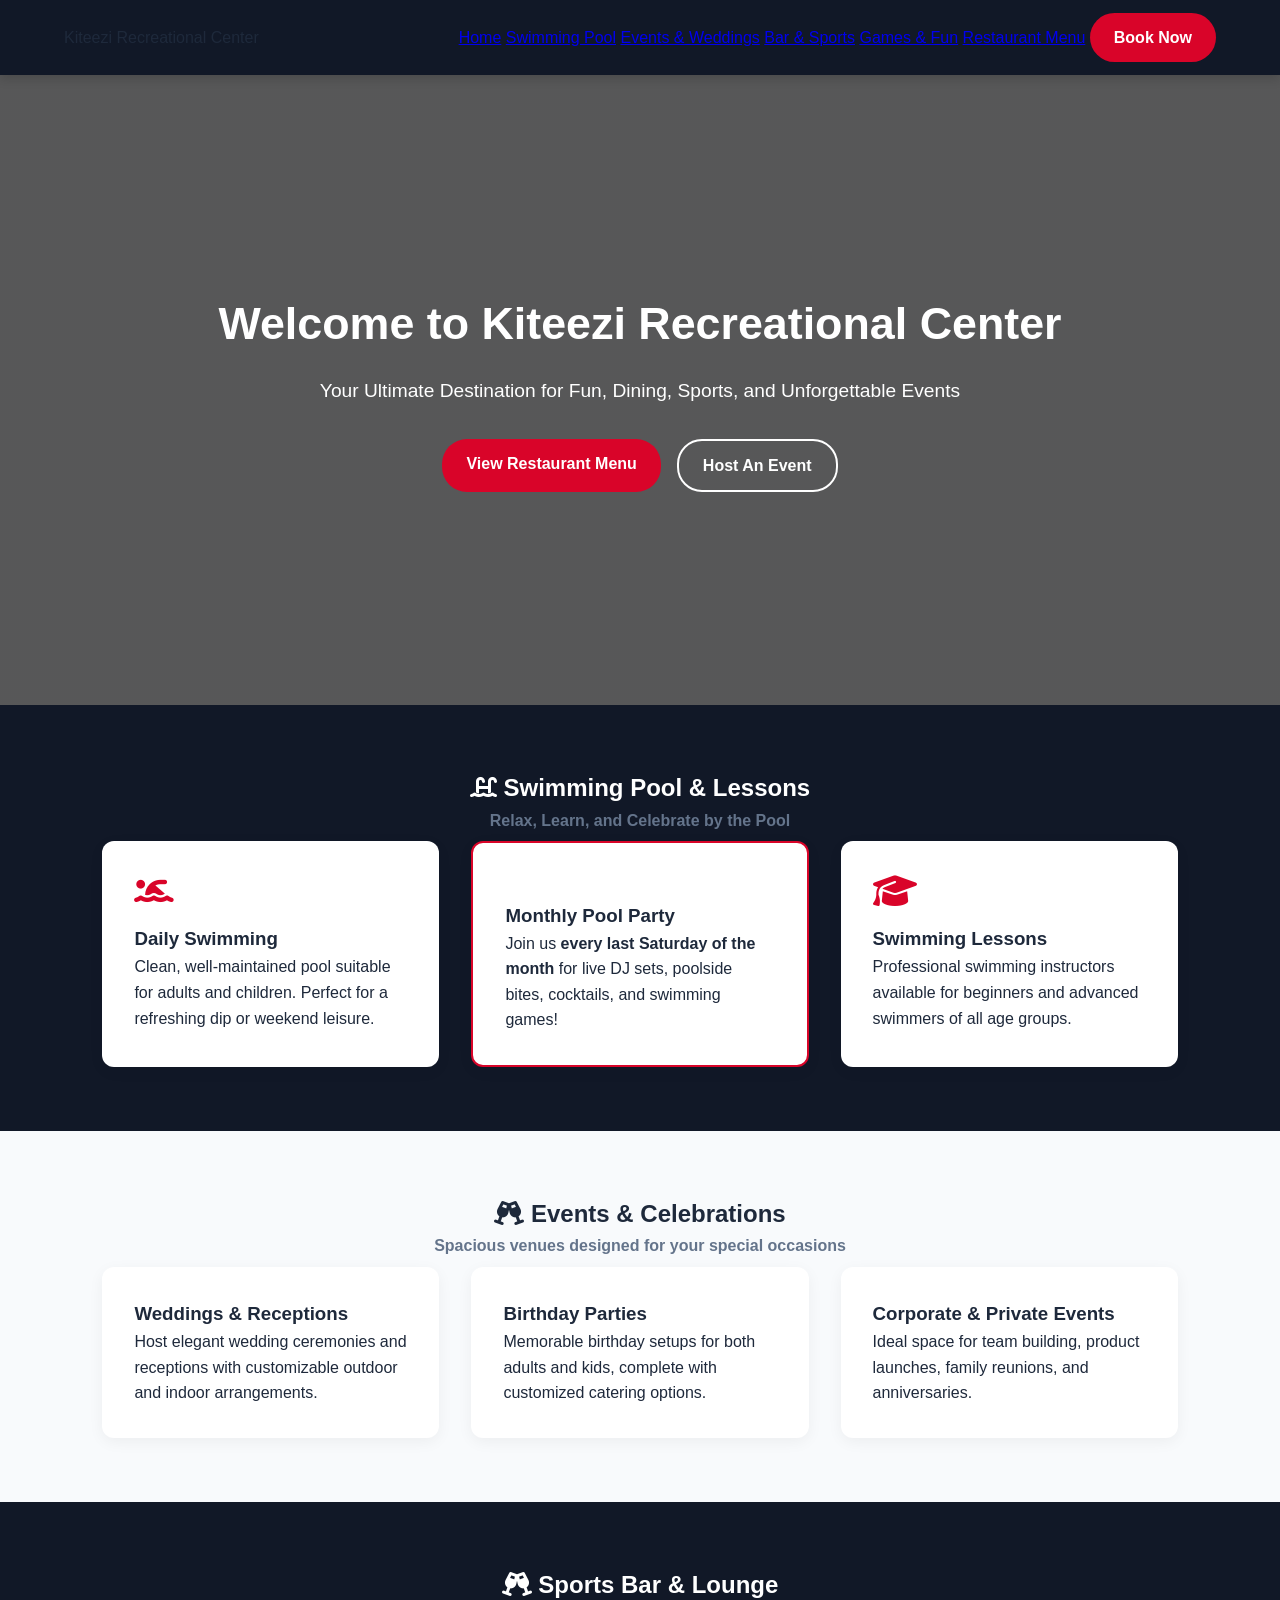
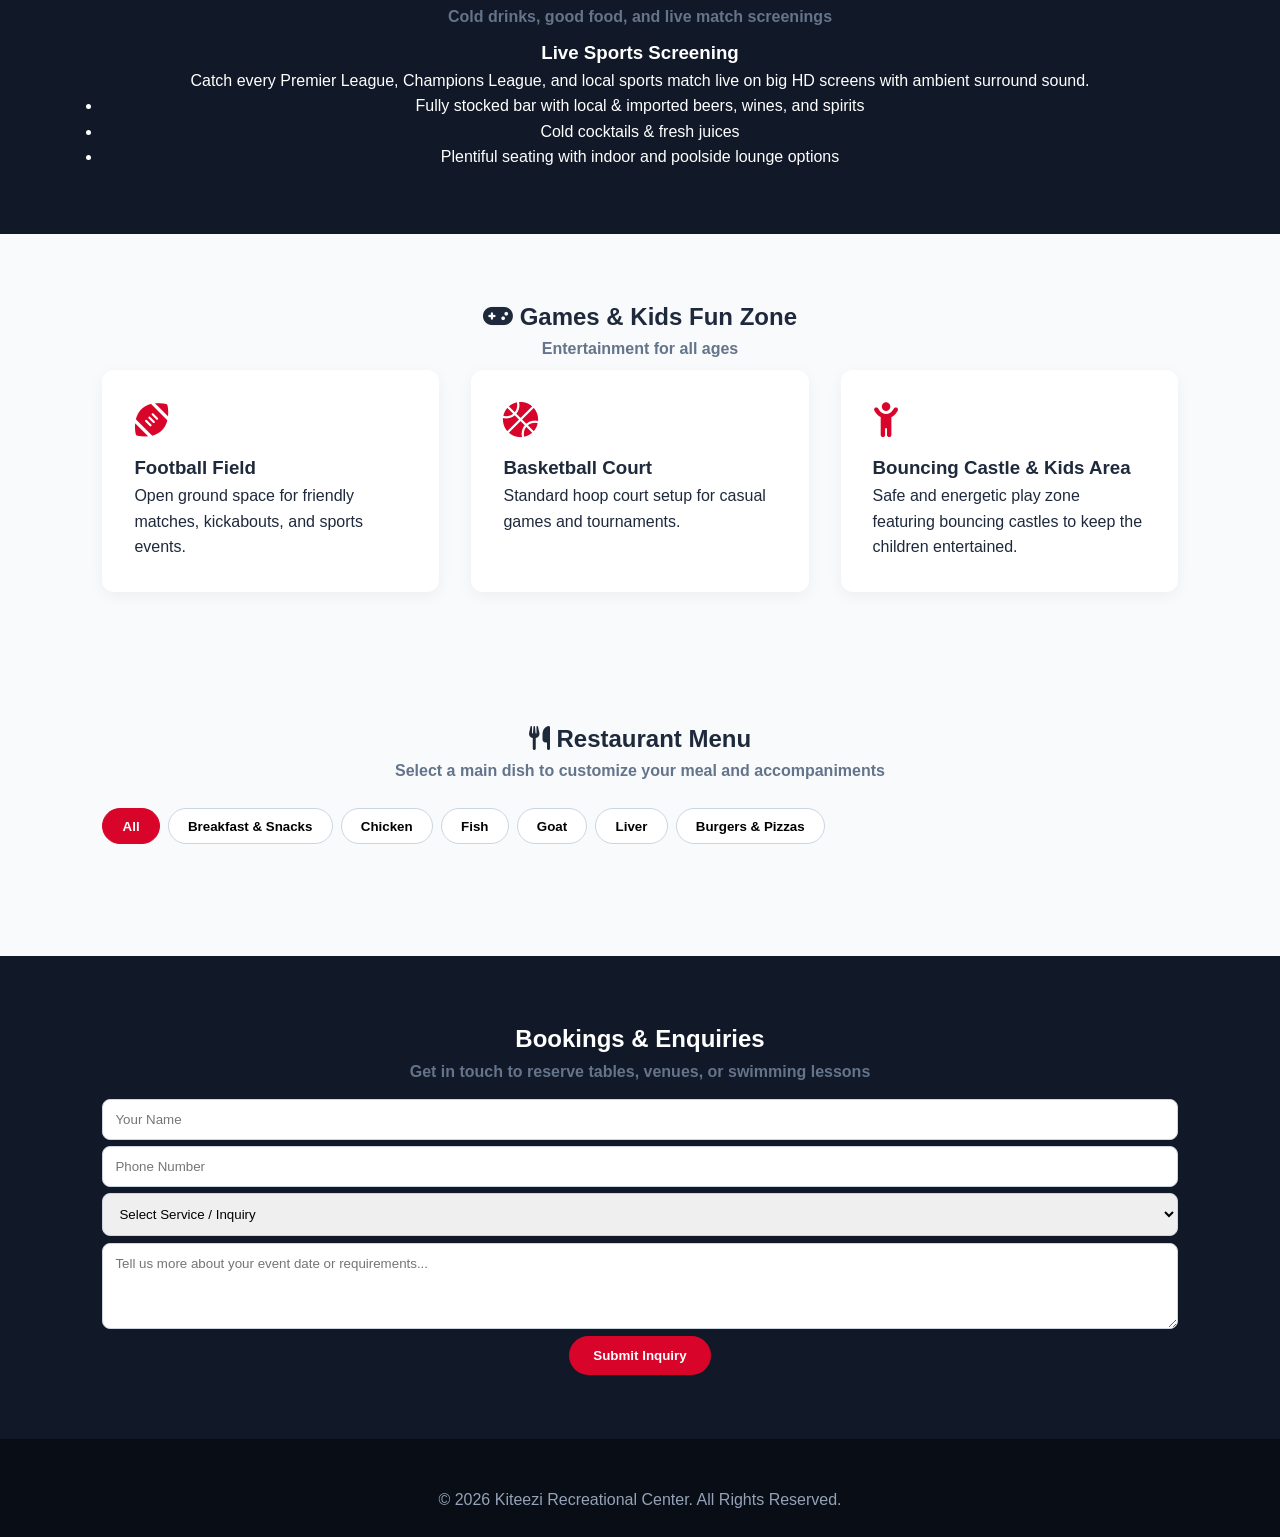
<file: Index.html>
<!DOCTYPE html>
<html lang="en">
<head>
  <meta charset="UTF-8">
  <meta name="viewport" content="width=device-width, initial-scale=1.0">
  <title>Kiteezi Recreational Center</title>
  <link rel="stylesheet" href="style.css">
  <link rel="stylesheet" href="https://cdnjs.cloudflare.com/ajax/libs/font-awesome/6.4.0/css/all.min.css">
</head>
<body>

  <!-- HEADER -->
  <header class="navbar">
    <div class="logo">Kiteezi <span>Recreational Center</span></div>
    <nav>
      <a href="#hero">Home</a>
      <a href="#swimming">Swimming Pool</a>
      <a href="#events">Events & Weddings</a>
      <a href="#bar">Bar & Sports</a>
      <a href="#games">Games & Fun</a>
      <a href="#restaurant">Restaurant Menu</a>
      <a href="#contact" class="btn-primary">Book Now</a>
    </nav>
  </header>

  <!-- HERO SECTION -->
  <section id="hero" class="hero">
    <div class="hero-overlay">
      <h1>Welcome to Kiteezi Recreational Center</h1>
      <p>Your Ultimate Destination for Fun, Dining, Sports, and Unforgettable Events</p>
      <div class="hero-buttons">
        <a href="#restaurant" class="btn-primary">View Restaurant Menu</a>
        <a href="#events" class="btn-secondary">Host An Event</a>
      </div>
    </div>
  </section>

  <!-- SWIMMING POOL SECTION -->
  <section id="swimming" class="section dark-bg">
    <div class="container">
      <h2><i class="fa-solid fa-water-ladder"></i> Swimming Pool & Lessons</h2>
      <p class="subtitle">Relax, Learn, and Celebrate by the Pool</p>
      <div class="cards-grid">
        <div class="card">
          <i class="fa-solid fa-person-swimming icon"></i>
          <h3>Daily Swimming</h3>
          <p>Clean, well-maintained pool suitable for adults and children. Perfect for a refreshing dip or weekend leisure.</p>
        </div>
        <div class="card highlight">
          <i class="fa-solid fa-calendar-star icon"></i>
          <h3>Monthly Pool Party</h3>
          <p>Join us <strong>every last Saturday of the month</strong> for live DJ sets, poolside bites, cocktails, and swimming games!</p>
        </div>
        <div class="card">
          <i class="fa-solid fa-graduation-cap icon"></i>
          <h3>Swimming Lessons</h3>
          <p>Professional swimming instructors available for beginners and advanced swimmers of all age groups.</p>
        </div>
      </div>
    </div>
  </section>

  <!-- EVENTS & WEDDINGS -->
  <section id="events" class="section">
    <div class="container">
      <h2><i class="fa-solid fa-champagne-glasses"></i> Events & Celebrations</h2>
      <p class="subtitle">Spacious venues designed for your special occasions</p>
      <div class="cards-grid">
        <div class="card">
          <h3>Weddings & Receptions</h3>
          <p>Host elegant wedding ceremonies and receptions with customizable outdoor and indoor arrangements.</p>
        </div>
        <div class="card">
          <h3>Birthday Parties</h3>
          <p>Memorable birthday setups for both adults and kids, complete with customized catering options.</p>
        </div>
        <div class="card">
          <h3>Corporate & Private Events</h3>
          <p>Ideal space for team building, product launches, family reunions, and anniversaries.</p>
        </div>
      </div>
    </div>
  </section>

  <!-- BAR & SPORTS -->
  <section id="bar" class="section dark-bg">
    <div class="container">
      <h2><i class="fa-solid fa-glass-cheers"></i> Sports Bar & Lounge</h2>
      <p class="subtitle">Cold drinks, good food, and live match screenings</p>
      <div class="bar-content">
        <div class="bar-text">
          <h3>Live Sports Screening</h3>
          <p>Catch every Premier League, Champions League, and local sports match live on big HD screens with ambient surround sound.</p>
          <ul class="check-list">
            <li>Fully stocked bar with local & imported beers, wines, and spirits</li>
            <li>Cold cocktails & fresh juices</li>
            <li>Plentiful seating with indoor and poolside lounge options</li>
          </ul>
        </div>
      </div>
    </div>
  </section>

  <!-- GAMES & ACTIVITIES -->
  <section id="games" class="section">
    <div class="container">
      <h2><i class="fa-solid fa-gamepad"></i> Games & Kids Fun Zone</h2>
      <p class="subtitle">Entertainment for all ages</p>
      <div class="cards-grid">
        <div class="card">
          <i class="fa-solid fa-football icon"></i>
          <h3>Football Field</h3>
          <p>Open ground space for friendly matches, kickabouts, and sports events.</p>
        </div>
        <div class="card">
          <i class="fa-solid fa-basketball icon"></i>
          <h3>Basketball Court</h3>
          <p>Standard hoop court setup for casual games and tournaments.</p>
        </div>
        <div class="card">
          <i class="fa-solid fa-child-reaching icon"></i>
          <h3>Bouncing Castle & Kids Area</h3>
          <p>Safe and energetic play zone featuring bouncing castles to keep the children entertained.</p>
        </div>
      </div>
    </div>
  </section>

  <!-- RESTAURANT MENU SECTION -->
  <section id="restaurant" class="section menu-section">
    <div class="container">
      <h2><i class="fa-solid fa-utensils"></i> Restaurant Menu</h2>
      <p class="subtitle">Select a main dish to customize your meal and accompaniments</p>

      <!-- Sticky Filter Bar -->
      <div class="menu-tabs">
        <button class="tab-btn active" onclick="filterMenu('all')">All</button>
        <button class="tab-btn" onclick="filterMenu('breakfast')">Breakfast & Snacks</button>
        <button class="tab-btn" onclick="filterMenu('chicken')">Chicken</button>
        <button class="tab-btn" onclick="filterMenu('fish')">Fish</button>
        <button class="tab-btn" onclick="filterMenu('goat')">Goat</button>
        <button class="tab-btn" onclick="filterMenu('liver')">Liver</button>
        <button class="tab-btn" onclick="filterMenu('burgers-pizza')">Burgers & Pizzas</button>
      </div>

      <!-- Food Items Grid -->
      <div class="menu-grid" id="menu-grid">
        <!-- JS will dynamically populate items -->
      </div>
    </div>
  </section>

  <!-- MODAL FOR ORDER CUSTOMIZATION -->
  <div id="item-modal" class="modal">
    <div class="modal-content">
      <span class="close-btn" onclick="closeModal()">&times;</span>
      <h3 id="modal-title">Item Name</h3>
      <p id="modal-price" class="modal-price"></p>
      
      <div class="modal-body">
        <h4>1. Choose Preparation / Style:</h4>
        <div id="modal-prep-options" class="option-group"></div>

        <h4>2. Choose Accompaniment:</h4>
        <div id="modal-sides-options" class="option-group"></div>

        <h4>3. Special Instructions:</h4>
        <textarea id="modal-notes" placeholder="e.g., No cooking oil added, extra sauce, crispiness level..."></textarea>
      </div>

      <button class="btn-primary full-width" onclick="addToOrder()">Add to Order</button>
    </div>
  </div>

  <!-- CONTACT / BOOKINGS -->
  <section id="contact" class="section dark-bg">
    <div class="container">
      <h2>Bookings & Enquiries</h2>
      <p class="subtitle">Get in touch to reserve tables, venues, or swimming lessons</p>
      <form class="contact-form">
        <div class="form-group">
          <input type="text" placeholder="Your Name" required>
          <input type="tel" placeholder="Phone Number" required>
        </div>
        <div class="form-group">
          <select required>
            <option value="">Select Service / Inquiry</option>
            <option value="swimming">Swimming Lessons</option>
            <option value="pool-party">Pool Party Reservation</option>
            <option value="event">Wedding / Party Venue Booking</option>
            <option value="restaurant">Restaurant Table Reservation</option>
          </select>
        </div>
        <textarea placeholder="Tell us more about your event date or requirements..." rows="4"></textarea>
        <button type="submit" class="btn-primary">Submit Inquiry</button>
      </form>
    </div>
  </section>

  <!-- FOOTER -->
  <footer>
    <p>&copy; 2026 Kiteezi Recreational Center. All Rights Reserved.</p>
  </footer>

  <script src="script.js"></script>
</body>
</html>
</file>
<file: style.css>
:root {
  --primary-red: #d90429;
  --primary-hover: #ef233c;
  --bg-dark: #111827;
  --bg-light: #f8fafc;
  --card-bg: #ffffff;
  --text-dark: #1e293b;
  --text-muted: #64748b;
  --text-light: #ffffff;
  --whatsapp-green: #25d366;
  --border-radius: 12px;
}

* {
  margin: 0;
  padding: 0;
  box-sizing: border-box;
  font-family: 'Segoe UI', -apple-system, BlinkMacSystemFont, Roboto, sans-serif;
}

body {
  background-color: var(--bg-light);
  color: var(--text-dark);
  line-height: 1.6;
}

/* ANNOUNCEMENT BAR */
.announcement-bar {
  background-color: var(--primary-red);
  color: white;
  padding: 0.5rem 1rem;
  font-size: 0.9rem;
  font-weight: bold;
}

.banner-flex {
  display: flex;
  justify-content: space-between;
  align-items: center;
  max-width: 1200px;
  margin: 0 auto;
}

.close-banner-btn {
  background: none;
  border: none;
  color: white;
  font-size: 1.2rem;
  cursor: pointer;
}

/* NAVBAR */
.navbar {
  display: flex;
  justify-content: space-between;
  align-items: center;
  padding: 0.8rem 5%;
  background: var(--bg-dark);
  position: sticky;
  top: 0;
  z-index: 900;
  box-shadow: 0 4px 10px rgba(0,0,0,0.15);
}

.logo-img {
  height: 48px;
  display: block;
}

.nav-links {
  display: flex;
  align-items: center;
}

.nav-links a {
  color: var(--text-light);
  text-decoration: none;
  margin-left: 1.2rem;
  font-weight: 500;
  transition: color 0.2s;
}

.nav-links a:hover, .nav-links a.active {
  color: var(--primary-red);
}

.menu-toggle {
  display: none;
  background: none;
  border: none;
  color: white;
  font-size: 1.5rem;
  cursor: pointer;
}

.header-actions {
  display: flex;
  align-items: center;
  gap: 1rem;
}

/* HERO */
.hero {
  background: linear-gradient(rgba(0,0,0,0.65), rgba(0,0,0,0.65)), url('https://images.unsplash.com/photo-1576013551627-0cc20b96c2a7?auto=format&fit=crop&w=1350&q=80') center/cover;
  min-height: 70vh;
  display: flex;
  align-items: center;
  justify-content: center;
  text-align: center;
  color: white;
  padding: 2rem;
}

.hero h1 {
  font-size: 2.8rem;
  margin-bottom: 1rem;
}

.hero p {
  font-size: 1.2rem;
  max-width: 650px;
  margin: 0 auto 2rem auto;
}

.hero-buttons {
  display: flex;
  gap: 1rem;
  justify-content: center;
  flex-wrap: wrap;
}

/* BUTTONS */
.btn-primary {
  background: var(--primary-red);
  color: white;
  border: none;
  padding: 0.75rem 1.5rem;
  border-radius: 25px;
  font-weight: bold;
  cursor: pointer;
  text-decoration: none;
  display: inline-block;
  transition: background 0.2s;
}

.btn-primary:hover {
  background: var(--primary-hover);
}

.btn-primary-sm {
  background: var(--primary-red);
  color: white;
  padding: 0.5rem 1rem;
  border-radius: 20px;
  text-decoration: none;
  font-weight: bold;
  font-size: 0.9rem;
}

.btn-secondary {
  background: transparent;
  color: white;
  border: 2px solid white;
  padding: 0.75rem 1.5rem;
  border-radius: 25px;
  font-weight: bold;
  cursor: pointer;
  text-decoration: none;
  display: inline-block;
}

.full-width-btn {
  width: 100%;
}

/* SECTIONS & CARDS */
.section {
  padding: 4rem 8%;
  text-align: center;
}

.section-container {
  max-width: 1200px;
  margin: 0 auto;
}

.dark-bg {
  background-color: var(--bg-dark);
  color: white;
}

.subtitle {
  color: var(--text-muted);
  font-weight: 600;
  display: block;
  margin-bottom: 0.5rem;
}

.cards-grid {
  display: grid;
  grid-template-columns: repeat(auto-fit, minmax(240px, 1fr));
  gap: 2rem;
}

.card {
  background: var(--card-bg);
  color: var(--text-dark);
  padding: 2rem;
  border-radius: var(--border-radius);
  text-align: left;
  box-shadow: 0 4px 15px rgba(0,0,0,0.05);
}

.card.highlight {
  border: 2px solid var(--primary-red);
}

.card .icon {
  font-size: 2.2rem;
  color: var(--primary-red);
  margin-bottom: 1rem;
}

/* FORM ELEMENTS */
textarea, input[type="text"], input[type="email"], input[type="tel"], input[type="number"], input[type="date"], select {
  width: 100%;
  padding: 0.75rem;
  border-radius: 8px;
  border: 1px solid #cbd5e1;
  margin-top: 0.4rem;
}

.whatsapp-btn {
  background: var(--whatsapp-green);
  color: white;
  border: none;
  width: 100%;
  padding: 0.8rem;
  border-radius: 25px;
  font-weight: bold;
  cursor: pointer;
}

/* MODALS */
.modal {
  display: none;
  position: fixed;
  top: 0; left: 0; width: 100%; height: 100%;
  background: rgba(0,0,0,0.8);
  z-index: 1000;
  align-items: center;
  justify-content: center;
}

.modal-content {
  background: white;
  border-radius: var(--border-radius);
  padding: 2rem;
  width: 90%;
  max-width: 500px;
  position: relative;
}

.close-btn {
  position: absolute;
  top: 1rem; right: 1.2rem;
  font-size: 1.8rem;
  cursor: pointer;
}

/* MENU PAGE & CART DRAWER */
.menu-page-header {
  text-align: center;
  padding: 3rem 1rem 1.5rem 1rem;
  background: var(--bg-dark);
  color: white;
}

.menu-tabs {
  display: flex;
  gap: 0.5rem;
  overflow-x: auto;
  padding: 1rem 0;
  margin-bottom: 2rem;
  justify-content: flex-start;
}

.tab-btn {
  background: white;
  border: 1px solid #cbd5e1;
  padding: 0.6rem 1.2rem;
  border-radius: 20px;
  cursor: pointer;
  white-space: nowrap;
  font-weight: 600;
  transition: all 0.2s;
}

.tab-btn.active, .tab-btn:hover {
  background: var(--primary-red);
  color: white;
  border-color: var(--primary-red);
}

.menu-grid {
  display: grid;
  grid-template-columns: repeat(auto-fit, minmax(260px, 1fr));
  gap: 1.5rem;
}

.cart-btn {
  background: var(--primary-red);
  color: white;
  border: none;
  padding: 0.6rem 1rem;
  border-radius: 20px;
  cursor: pointer;
  position: relative;
  font-size: 0.9rem;
  font-weight: bold;
}

.cart-badge {
  background: white;
  color: var(--primary-red);
  border-radius: 50%;
  padding: 0.1rem 0.4rem;
  font-size: 0.8rem;
  font-weight: bold;
  margin-left: 0.3rem;
}

.cart-drawer {
  position: fixed;
  top: 0; right: -400px;
  width: 100%; max-width: 380px; height: 100vh;
  background: white;
  box-shadow: -5px 0 15px rgba(0,0,0,0.2);
  z-index: 1100;
  transition: right 0.3s ease;
  display: flex; flex-direction: column;
}

.cart-drawer.open { right: 0; }

.cart-header {
  padding: 1.2rem;
  background: var(--bg-dark);
  color: white;
  display: flex;
  justify-content: space-between;
  align-items: center;
}

.cart-items-body { flex: 1; overflow-y: auto; padding: 1rem; }

.cart-item {
  display: flex;
  justify-content: space-between;
  align-items: center;
  border-bottom: 1px solid #e2e8f0;
  padding: 0.8rem 0;
}

.cart-footer { padding: 1.2rem; border-top: 1px solid #e2e8f0; background: #f8fafc; }

.cart-summary-line {
  display: flex;
  justify-content: space-between;
  font-size: 1.2rem;
  margin-bottom: 0.8rem;
}

/* ADMIN PORTAL */
.admin-page-bg { background-color: #0f172a; min-height: 100vh; }

.admin-card {
  background: #ffffff;
  border-radius: var(--border-radius);
  padding: 2.5rem;
  box-shadow: 0 10px 25px rgba(0,0,0,0.3);
  margin-bottom: 2rem;
}

.admin-header {
  display: flex;
  justify-content: space-between;
  align-items: center;
  border-bottom: 2px solid #e2e8f0;
  padding-bottom: 1rem;
  margin-bottom: 2rem;
}

.admin-section {
  margin-top: 3rem;
  border-top: 1px solid #e2e8f0;
  padding-top: 2rem;
}

.admin-content-grid {
  display: grid;
  grid-template-columns: repeat(auto-fit, minmax(320px, 1fr));
  gap: 2rem;
  margin-top: 1rem;
}

.admin-form-box {
  background: #f8fafc;
  padding: 1.5rem;
  border-radius: var(--border-radius);
  border: 1px solid #e2e8f0;
}

.admin-item-scroll {
  max-height: 400px;
  overflow-y: auto;
  display: flex;
  flex-direction: column;
  gap: 0.8rem;
  margin-top: 1rem;
}

.admin-logout-btn {
  background: #ef4444;
  color: white;
  border: none;
  padding: 0.5rem 1.2rem;
  border-radius: 6px;
  cursor: pointer;
  font-weight: bold;
}

.checkbox-row { display: flex; gap: 1.5rem; margin: 1rem 0; }

.admin-list-item {
  display: flex;
  justify-content: space-between;
  align-items: center;
  background: white;
  padding: 0.8rem 1rem;
  border: 1px solid #cbd5e1;
  border-radius: 8px;
}

.btn-delete {
  background: #dc2626;
  color: white;
  border: none;
  padding: 0.3rem 0.6rem;
  border-radius: 4px;
  cursor: pointer;
}

/* FOOTER */
footer {
  background: #090d16;
  color: #94a3b8;
  text-align: center;
  padding: 3rem 5% 1.5rem 5%;
}

/* RESPONSIVE DESIGN */
@media(max-width: 768px) {
  .menu-toggle { display: block; }

  .nav-links {
    display: none;
    flex-direction: column;
    position: absolute;
    top: 100%; left: 0; width: 100%;
    background: var(--bg-dark);
    padding: 1.5rem;
    box-shadow: 0 4px 10px rgba(0,0,0,0.3);
  }

  .nav-links.active { display: flex; }
  .nav-links a { margin: 0.8rem 0; }
  .hero h1 { font-size: 2rem; }
}
</file>
